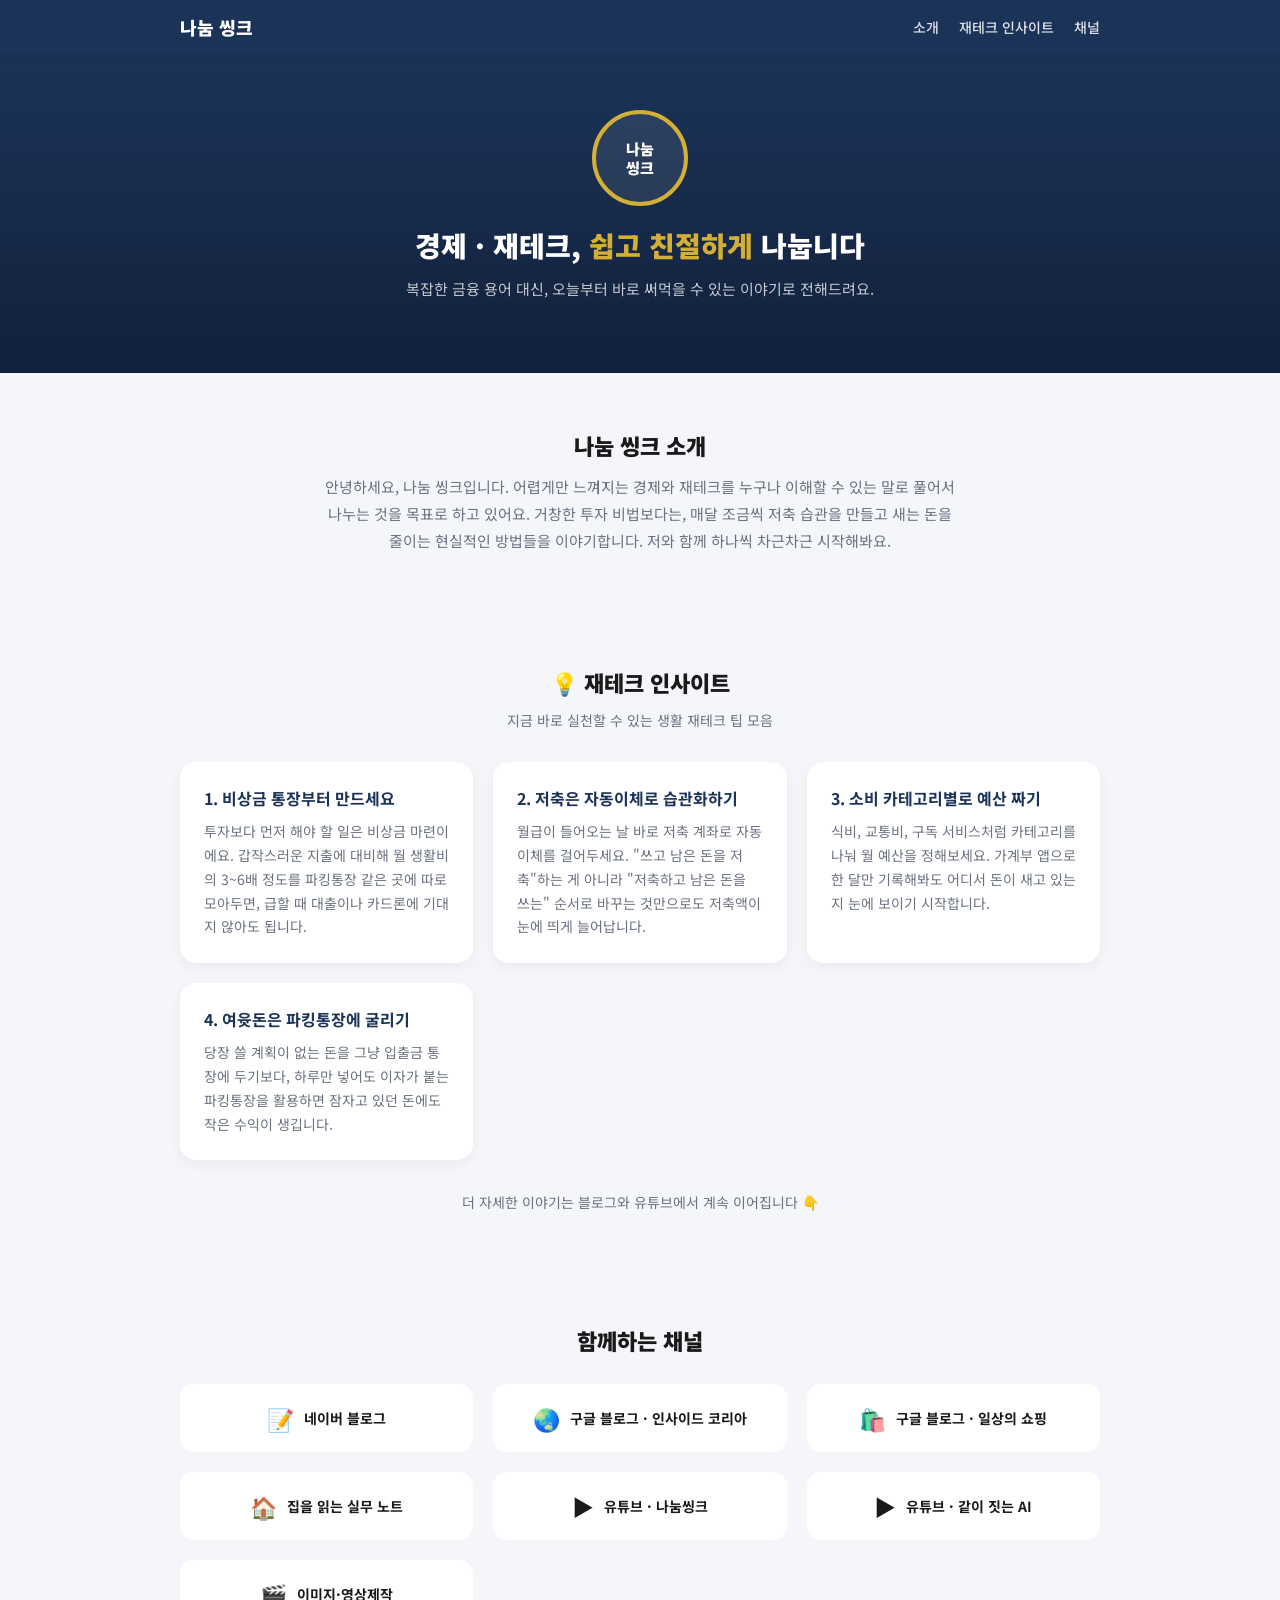
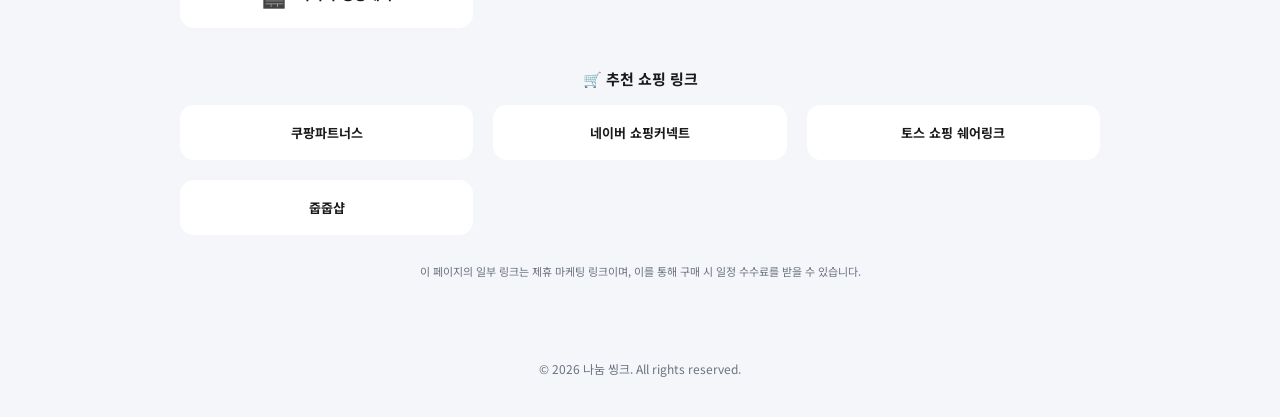
<file: index.html>
<!DOCTYPE html>
<html lang="ko">
<head>
<meta charset="UTF-8">
<meta name="viewport" content="width=device-width, initial-scale=1.0">
<title>나눔 씽크 | 경제 · 재테크 정보</title>
<meta name="description" content="나눔 씽크가 전하는 쉽고 친절한 경제 · 재테크 인사이트. 생활 속 저축, 투자, 절약 팁을 만나보세요.">
<link rel="preconnect" href="https://fonts.googleapis.com">
<link href="https://fonts.googleapis.com/css2?family=Noto+Sans+KR:wght@400;500;700;900&display=swap" rel="stylesheet">
<link rel="stylesheet" href="style.css">
</head>
<body>

<header class="site-header">
<div class="header-inner">
<a class="brand" href="#top">나눔 씽크</a>
<nav class="nav">
<a href="#about">소개</a>
<a href="#insights">재테크 인사이트</a>
<a href="#channels">채널</a>
</nav>
</div>
</header>

<main id="top">

<section class="hero">
<div class="avatar" role="img" aria-label="나눔 씽크 프로필">나눔<br>씽크</div>
<h1>경제 · 재테크, <span class="accent">쉽고 친절하게</span> 나눕니다</h1>
<p class="hero-sub">복잡한 금융 용어 대신, 오늘부터 바로 써먹을 수 있는 이야기로 전해드려요.</p>
</section>

<section id="about" class="section about">
<h2>나눔 씽크 소개</h2>
<p>
안녕하세요, 나눔 씽크입니다. 어렵게만 느껴지는 경제와 재테크를 누구나 이해할 수 있는 말로
풀어서 나누는 것을 목표로 하고 있어요. 거창한 투자 비법보다는, 매달 조금씩 저축 습관을
만들고 새는 돈을 줄이는 현실적인 방법들을 이야기합니다. 저와 함께 하나씩 차근차근 시작해봐요.
</p>
</section>

<section id="insights" class="section insights">
<h2>💡 재테크 인사이트</h2>
<p class="section-sub">지금 바로 실천할 수 있는 생활 재테크 팁 모음</p>
<div class="card-grid insights-grid">
<article class="insight-card">
<h3>1. 비상금 통장부터 만드세요</h3>
<p>
투자보다 먼저 해야 할 일은 비상금 마련이에요. 갑작스러운 지출에 대비해 월 생활비의
3~6배 정도를 파킹통장 같은 곳에 따로 모아두면, 급할 때 대출이나 카드론에 기대지 않아도 됩니다.
</p>
</article>
<article class="insight-card">
<h3>2. 저축은 자동이체로 습관화하기</h3>
<p>
월급이 들어오는 날 바로 저축 계좌로 자동이체를 걸어두세요. "쓰고 남은 돈을 저축"하는 게
아니라 "저축하고 남은 돈을 쓰는" 순서로 바꾸는 것만으로도 저축액이 눈에 띄게 늘어납니다.
</p>
</article>
<article class="insight-card">
<h3>3. 소비 카테고리별로 예산 짜기</h3>
<p>
식비, 교통비, 구독 서비스처럼 카테고리를 나눠 월 예산을 정해보세요. 가계부 앱으로 한 달만
기록해봐도 어디서 돈이 새고 있는지 눈에 보이기 시작합니다.
</p>
</article>
<article class="insight-card">
<h3>4. 여윳돈은 파킹통장에 굴리기</h3>
<p>
당장 쓸 계획이 없는 돈을 그냥 입출금 통장에 두기보다, 하루만 넣어도 이자가 붙는
파킹통장을 활용하면 잠자고 있던 돈에도 작은 수익이 생깁니다.
</p>
</article>
</div>
<p class="insights-more">더 자세한 이야기는 블로그와 유튜브에서 계속 이어집니다 👇</p>
</section>

<section id="channels" class="section channels">
<h2>함께하는 채널</h2>
<div class="card-grid">
<a class="channel-card" href="#" data-slot="naver-blog" target="_blank" rel="noopener noreferrer">
<span class="card-icon">📝</span>
<span class="channel-name">네이버 블로그</span>
</a>
<a class="channel-card" href="#" data-slot="google-blog-inside-korea" target="_blank" rel="noopener noreferrer">
<span class="card-icon">🌏</span>
<span class="channel-name">구글 블로그 · 인사이드 코리아</span>
</a>
<a class="channel-card" href="#" data-slot="google-blog-ilsang-shopping" target="_blank" rel="noopener noreferrer">
<span class="card-icon">🛍️</span>
<span class="channel-name">구글 블로그 · 일상의 쇼핑</span>
</a>
<a class="channel-card" href="#" data-slot="wordpress-jipnotelab" target="_blank" rel="noopener noreferrer">
<span class="card-icon">🏠</span>
<span class="channel-name">집을 읽는 실무 노트</span>
</a>
<a class="channel-card" href="#" data-slot="youtube" target="_blank" rel="noopener noreferrer">
<span class="card-icon">▶️</span>
<span class="channel-name">유튜브 · 나눔씽크</span>
</a>
<a class="channel-card" href="#" data-slot="youtube-gachi-ai" target="_blank" rel="noopener noreferrer">
<span class="card-icon">▶️</span>
<span class="channel-name">유튜브 · 같이 짓는 AI</span>
</a>
<a class="channel-card" href="#" data-slot="image-video-make">
<span class="card-icon">🎬</span>
<span class="channel-name">이미지·영상제작</span>
</a>
</div>

<h3 class="shopping-title">🛒 추천 쇼핑 링크</h3>
<div class="card-grid shopping-grid">
<a class="shopping-card" href="#" data-slot="coupang-partners" target="_blank" rel="noopener noreferrer sponsored">
<span class="channel-name">쿠팡파트너스</span>
</a>
<a class="shopping-card" href="#" data-slot="naver-shopping-connect" target="_blank" rel="noopener noreferrer sponsored">
<span class="channel-name">네이버 쇼핑커넥트</span>
</a>
<a class="shopping-card" href="#" data-slot="toss-shopping-share" target="_blank" rel="noopener noreferrer sponsored">
<span class="channel-name">토스 쇼핑 쉐어링크</span>
</a>
<a class="shopping-card" href="#" data-slot="zoopzoop-shop" target="_blank" rel="noopener noreferrer sponsored">
<span class="channel-name">줍줍샵</span>
</a>
</div>
<p class="disclosure">이 페이지의 일부 링크는 제휴 마케팅 링크이며, 이를 통해 구매 시 일정 수수료를 받을 수 있습니다.</p>
</section>

</main>

<footer class="footer">
<p>© <span id="year"></span> 나눔 씽크. All rights reserved.</p>
</footer>

<script src="script.js"></script>
</body>
</html>
</file>
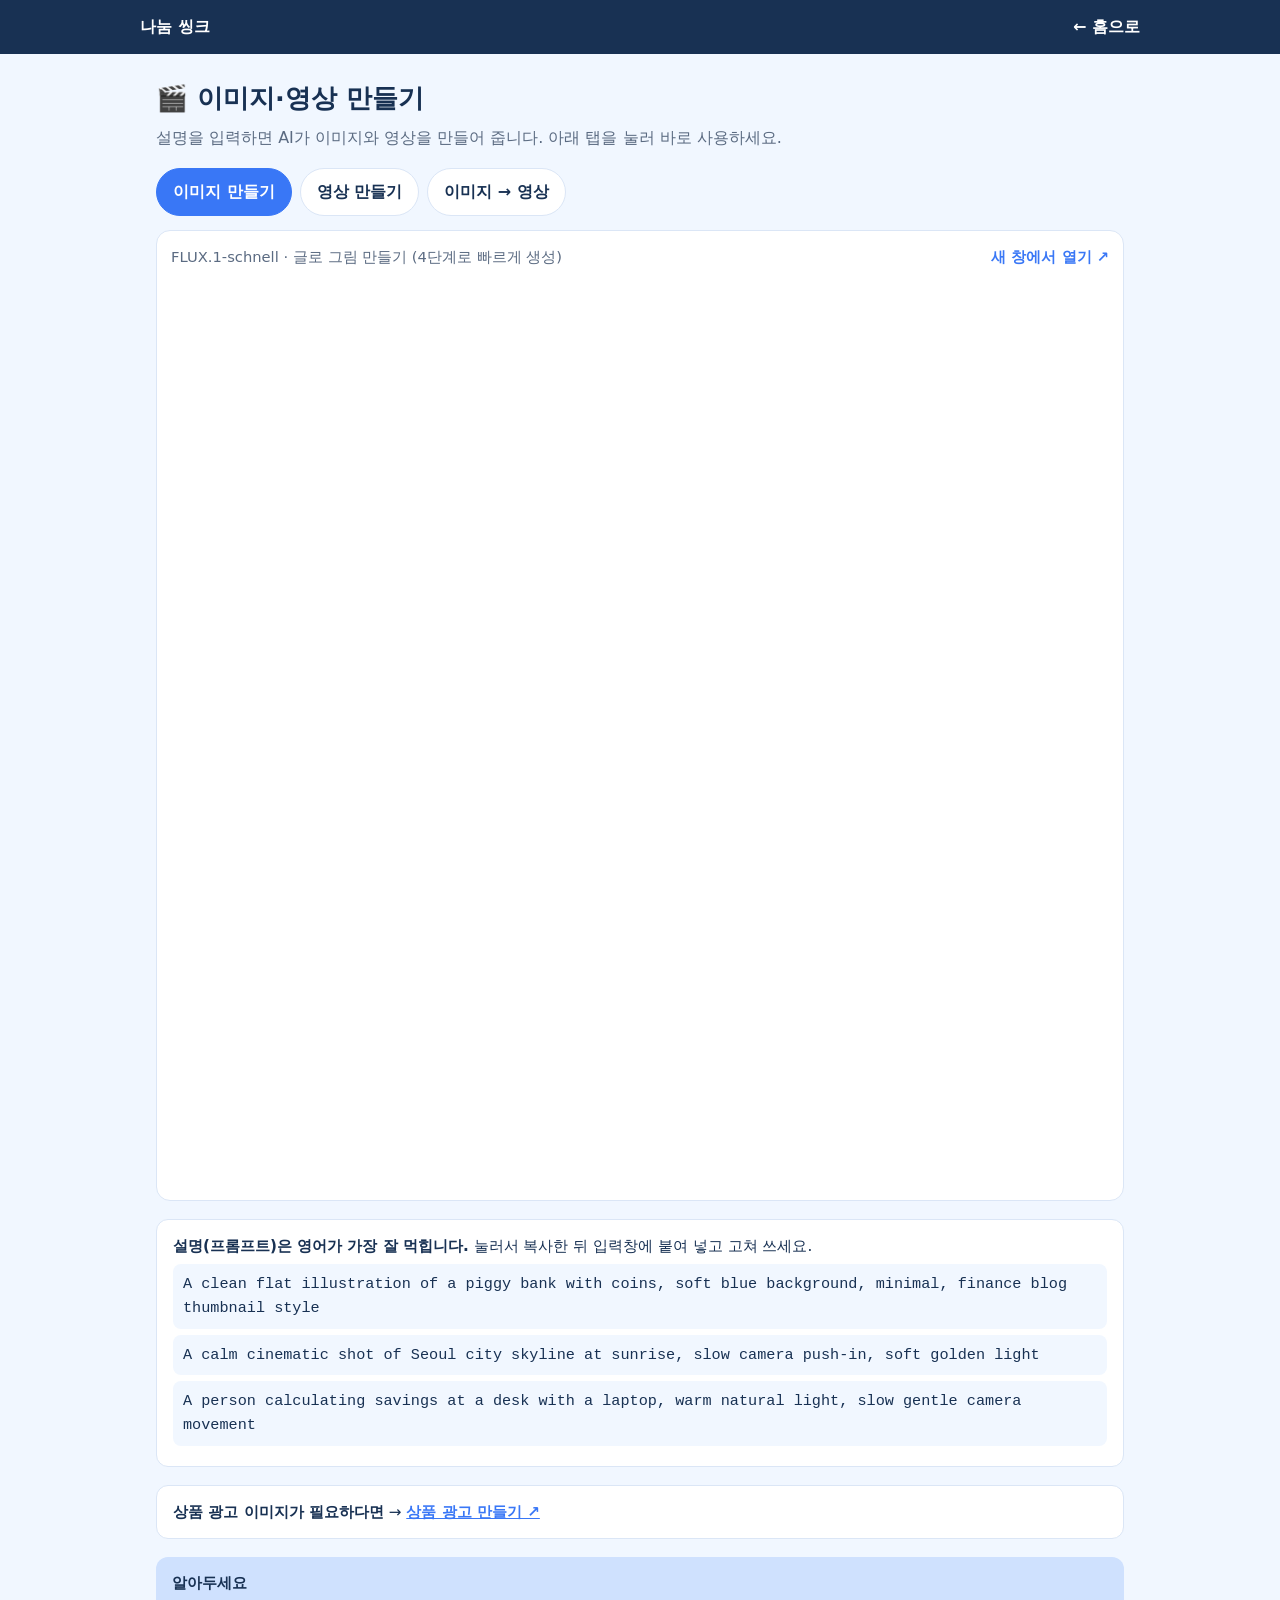
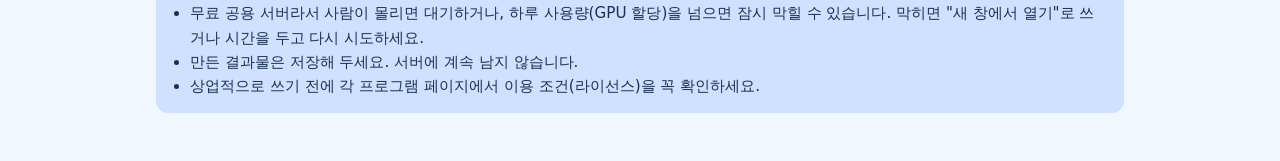
<file: make.html>
<!doctype html>
<html lang="ko">
<head>
<meta charset="utf-8">
<meta name="viewport" content="width=device-width, initial-scale=1">
<title>이미지·영상 만들기 | 나눔 씽크</title>
<style>
:root{--bg:#F1F7FF;--card:#fff;--ink:#183153;--sub:#5b6b82;--accent:#3977F6;--soft:#CFE1FE;--line:#dbe6f6}
@media (prefers-color-scheme:dark){:root{--bg:#0f1a2b;--card:#16243a;--ink:#e8eef9;--sub:#9db0cc;--accent:#6b9bff;--soft:#233a5e;--line:#2a3f60}}
*{box-sizing:border-box}
body{margin:0;background:var(--bg);color:var(--ink);font-family:"IBM Plex Sans KR","Noto Sans KR",system-ui,sans-serif;line-height:1.6}
header{background:#183153;color:#fff;padding:14px 16px}
header .in{max-width:1000px;margin:0 auto;display:flex;justify-content:space-between;align-items:center}
header a{color:#fff;text-decoration:none;font-weight:700}
main{max-width:1000px;margin:0 auto;padding:24px 16px 48px}
h1{font-size:1.6rem;margin:0 0 6px}
.lead{color:var(--sub);margin:0 0 18px}
.tabs{display:flex;gap:8px;flex-wrap:wrap;margin-bottom:14px}
.tab{border:1px solid var(--line);background:var(--card);color:var(--ink);padding:10px 16px;border-radius:999px;cursor:pointer;font:inherit;font-weight:600}
.tab[aria-selected=true]{background:var(--accent);border-color:var(--accent);color:#fff}
.panel{display:none;background:var(--card);border:1px solid var(--line);border-radius:14px;padding:14px}
.panel.on{display:block}
.meta{display:flex;justify-content:space-between;gap:10px;flex-wrap:wrap;font-size:.92rem;color:var(--sub);margin-bottom:10px}
.meta a{color:var(--accent);font-weight:600;text-decoration:none}
iframe{width:100%;height:900px;border:0;border-radius:10px;background:#fff}
.note{background:var(--soft);border-radius:12px;padding:14px 16px;margin-top:18px;font-size:.95rem}
.note ul{margin:6px 0 0;padding-left:18px}
.tips{margin-top:18px;background:var(--card);border:1px solid var(--line);border-radius:12px;padding:14px 16px;font-size:.95rem}
.tips code{display:block;background:var(--bg);padding:8px 10px;border-radius:8px;margin:6px 0;word-break:break-word;cursor:pointer}
.copied{color:var(--accent);font-size:.85rem}
</style>
</head>
<body>
<header><div class="in"><a href="./">나눔 씽크</a><a href="./">← 홈으로</a></div></header>
<main>
  <h1>🎬 이미지·영상 만들기</h1>
  <p class="lead">설명을 입력하면 AI가 이미지와 영상을 만들어 줍니다. 아래 탭을 눌러 바로 사용하세요.</p>

  <div class="tabs" role="tablist">
    <button class="tab" role="tab" aria-selected="true" data-p="img">이미지 만들기</button>
    <button class="tab" role="tab" aria-selected="false" data-p="vid">영상 만들기</button>
    <button class="tab" role="tab" aria-selected="false" data-p="i2v">이미지 → 영상</button>
  </div>

  <section class="panel on" id="img">
    <div class="meta"><span>FLUX.1-schnell · 글로 그림 만들기 (4단계로 빠르게 생성)</span>
      <a href="https://huggingface.co/spaces/black-forest-labs/FLUX.1-schnell" target="_blank" rel="noopener">새 창에서 열기 ↗</a></div>
    <iframe data-src="https://black-forest-labs-flux-1-schnell.hf.space" title="이미지 만들기" loading="lazy" allow="clipboard-write"></iframe>
  </section>

  <section class="panel" id="vid">
    <div class="meta"><span>LTX-Video · 글로 짧은 영상 만들기</span>
      <a href="https://huggingface.co/spaces/Lightricks/ltx-video-distilled" target="_blank" rel="noopener">새 창에서 열기 ↗</a></div>
    <iframe data-src="https://lightricks-ltx-video-distilled.hf.space" title="영상 만들기" allow="clipboard-write"></iframe>
  </section>

  <section class="panel" id="i2v">
    <div class="meta"><span>Wan 2.2 Lightning · 사진 한 장을 움직이는 영상으로</span>
      <a href="https://huggingface.co/spaces/Saravutw/WAN2.2_I2V_LIGHTNING_4-8step_custom" target="_blank" rel="noopener">새 창에서 열기 ↗</a></div>
    <iframe data-src="https://saravutw-wan2-2-i2v-lightning-4-8step-custom.hf.space" title="이미지를 영상으로" allow="clipboard-write"></iframe>
  </section>

  <div class="tips">
    <strong>설명(프롬프트)은 영어가 가장 잘 먹힙니다.</strong> 눌러서 복사한 뒤 입력창에 붙여 넣고 고쳐 쓰세요. <span class="copied" id="cp"></span>
    <code data-c>A clean flat illustration of a piggy bank with coins, soft blue background, minimal, finance blog thumbnail style</code>
    <code data-c>A calm cinematic shot of Seoul city skyline at sunrise, slow camera push-in, soft golden light</code>
    <code data-c>A person calculating savings at a desk with a laptop, warm natural light, slow gentle camera movement</code>
  </div>

  <div class="tips"><strong>상품 광고 이미지가 필요하다면</strong> → <a href="https://nanum-workroom.gkwan107.chatgpt.site/product-ad" target="_blank" rel="noopener" style="color:var(--accent);font-weight:600">상품 광고 만들기 ↗</a></div>

  <div class="note"><strong>알아두세요</strong>
    <ul>
      <li>무료 공용 서버라서 사람이 몰리면 대기하거나, 하루 사용량(GPU 할당)을 넘으면 잠시 막힐 수 있습니다. 막히면 "새 창에서 열기"로 쓰거나 시간을 두고 다시 시도하세요.</li>
      <li>만든 결과물은 저장해 두세요. 서버에 계속 남지 않습니다.</li>
      <li>상업적으로 쓰기 전에 각 프로그램 페이지에서 이용 조건(라이선스)을 꼭 확인하세요.</li>
    </ul>
  </div>
</main>
<script>
(function(){
  function load(p){var f=p.querySelector('iframe');if(f&&!f.src){f.src=f.dataset.src;}}
  var tabs=document.querySelectorAll('.tab'),panels=document.querySelectorAll('.panel');
  tabs.forEach(function(t){t.addEventListener('click',function(){
    tabs.forEach(function(x){x.setAttribute('aria-selected',x===t)});
    panels.forEach(function(p){p.classList.toggle('on',p.id===t.dataset.p)});
    load(document.getElementById(t.dataset.p));
  })});
  load(document.getElementById('img'));
  document.querySelectorAll('[data-c]').forEach(function(c){c.addEventListener('click',function(){
    var s=document.getElementById('cp');
    try{navigator.clipboard.writeText(c.textContent).then(function(){s.textContent='복사됨';setTimeout(function(){s.textContent=''},1500)})}catch(e){}
  })});
})();
</script>
</body>
</html>
</file>
<file: style.css>
:root {
  --navy: #1b3358;
  --navy-dark: #12213b;
  --gold: #d4af37;
  --bg: #f4f6fa;
  --card-bg: #ffffff;
  --text: #1a1a1a;
  --muted: #6b7280;
  --naver-green: #03c75a;
  --youtube-red: #ff0033;
  --shopping-navy: #1b3358;
  --max-width: 960px;
}

* {
  box-sizing: border-box;
}

html {
  scroll-behavior: smooth;
}

body {
  margin: 0;
  font-family: "Noto Sans KR", -apple-system, BlinkMacSystemFont, sans-serif;
  background: var(--bg);
  color: var(--text);
}

a {
  color: inherit;
}

/* Header */

.site-header {
  position: sticky;
  top: 0;
  z-index: 10;
  background: var(--navy);
  box-shadow: 0 2px 10px rgba(0, 0, 0, 0.1);
}

.header-inner {
  max-width: var(--max-width);
  margin: 0 auto;
  padding: 14px 20px;
  display: flex;
  align-items: center;
  justify-content: space-between;
}

.brand {
  color: #fff;
  font-weight: 900;
  font-size: 18px;
  text-decoration: none;
}

.nav {
  display: flex;
  gap: 20px;
}

.nav a {
  color: rgba(255, 255, 255, 0.85);
  text-decoration: none;
  font-size: 14px;
  font-weight: 500;
}

.nav a:hover {
  color: var(--gold);
}

/* Hero */

.hero {
  background: linear-gradient(180deg, var(--navy) 0%, var(--navy-dark) 100%);
  color: #fff;
  text-align: center;
  padding: 56px 20px 72px;
}

.avatar {
  width: 96px;
  height: 96px;
  border-radius: 50%;
  border: 4px solid var(--gold);
  margin: 0 auto 20px;
  background: rgba(255, 255, 255, 0.08);
  color: #fff;
  display: flex;
  align-items: center;
  justify-content: center;
  font-weight: 900;
  font-size: 15px;
  line-height: 1.3;
  text-align: center;
}

.hero h1 {
  margin: 0 0 12px;
  font-size: 28px;
  font-weight: 900;
  line-height: 1.4;
  word-break: keep-all;
}

.accent {
  color: var(--gold);
}

.hero-sub {
  margin: 0 auto;
  max-width: 480px;
  color: rgba(255, 255, 255, 0.75);
  font-size: 15px;
  line-height: 1.6;
}

/* Sections */

.section {
  max-width: var(--max-width);
  margin: 0 auto;
  padding: 56px 20px;
}

.section h2 {
  margin: 0 0 12px;
  font-size: 22px;
  font-weight: 900;
  text-align: center;
}

.section-sub {
  margin: 0 0 32px;
  text-align: center;
  color: var(--muted);
  font-size: 14px;
}

.about p {
  max-width: 640px;
  margin: 0 auto;
  text-align: center;
  color: var(--muted);
  line-height: 1.8;
  font-size: 15px;
}

.card-grid {
  display: grid;
  grid-template-columns: repeat(auto-fit, minmax(220px, 1fr));
  gap: 20px;
  margin-top: 28px;
}

/* Insights (real written content) */

.insight-card {
  padding: 24px;
  border-radius: 16px;
  background: var(--card-bg);
  box-shadow: 0 4px 14px rgba(0, 0, 0, 0.05);
}

.insight-card h3 {
  margin: 0 0 10px;
  font-size: 16px;
  font-weight: 700;
  color: var(--navy);
}

.insight-card p {
  margin: 0;
  font-size: 14px;
  color: var(--muted);
  line-height: 1.7;
}

.insights-more {
  margin: 32px 0 0;
  text-align: center;
  font-size: 14px;
  color: var(--muted);
}

/* Channels & shopping (secondary links) */

.channel-card,
.shopping-card {
  display: flex;
  align-items: center;
  justify-content: center;
  gap: 10px;
  padding: 18px;
  border-radius: 14px;
  background: var(--card-bg);
  text-decoration: none;
  color: var(--text);
  font-weight: 700;
  font-size: 14px;
  transition: transform 0.15s ease, box-shadow 0.15s ease;
}

.channel-card:hover,
.shopping-card:hover {
  transform: translateY(-3px);
  box-shadow: 0 10px 20px rgba(0, 0, 0, 0.08);
}

.card-icon {
  font-size: 22px;
}

.shopping-title {
  margin: 40px 0 0;
  text-align: center;
  font-size: 15px;
  font-weight: 700;
}

.shopping-grid {
  margin-top: 16px;
}

.shopping-card {
  font-size: 13px;
}

.disclosure {
  margin: 28px 0 0;
  text-align: center;
  font-size: 11px;
  line-height: 1.5;
  color: var(--muted);
}

/* Footer */

.footer {
  text-align: center;
  padding: 24px 20px 40px;
}

.footer p {
  margin: 0;
  font-size: 12px;
  color: var(--muted);
}

/* Disabled links (no URL configured yet) */

.link-disabled {
  opacity: 0.45;
  cursor: not-allowed;
  position: relative;
}

.link-disabled::after {
  content: "링크 준비중";
  font-size: 11px;
  font-weight: 400;
  background: rgba(0, 0, 0, 0.1);
  padding: 2px 8px;
  border-radius: 999px;
}
</file>
